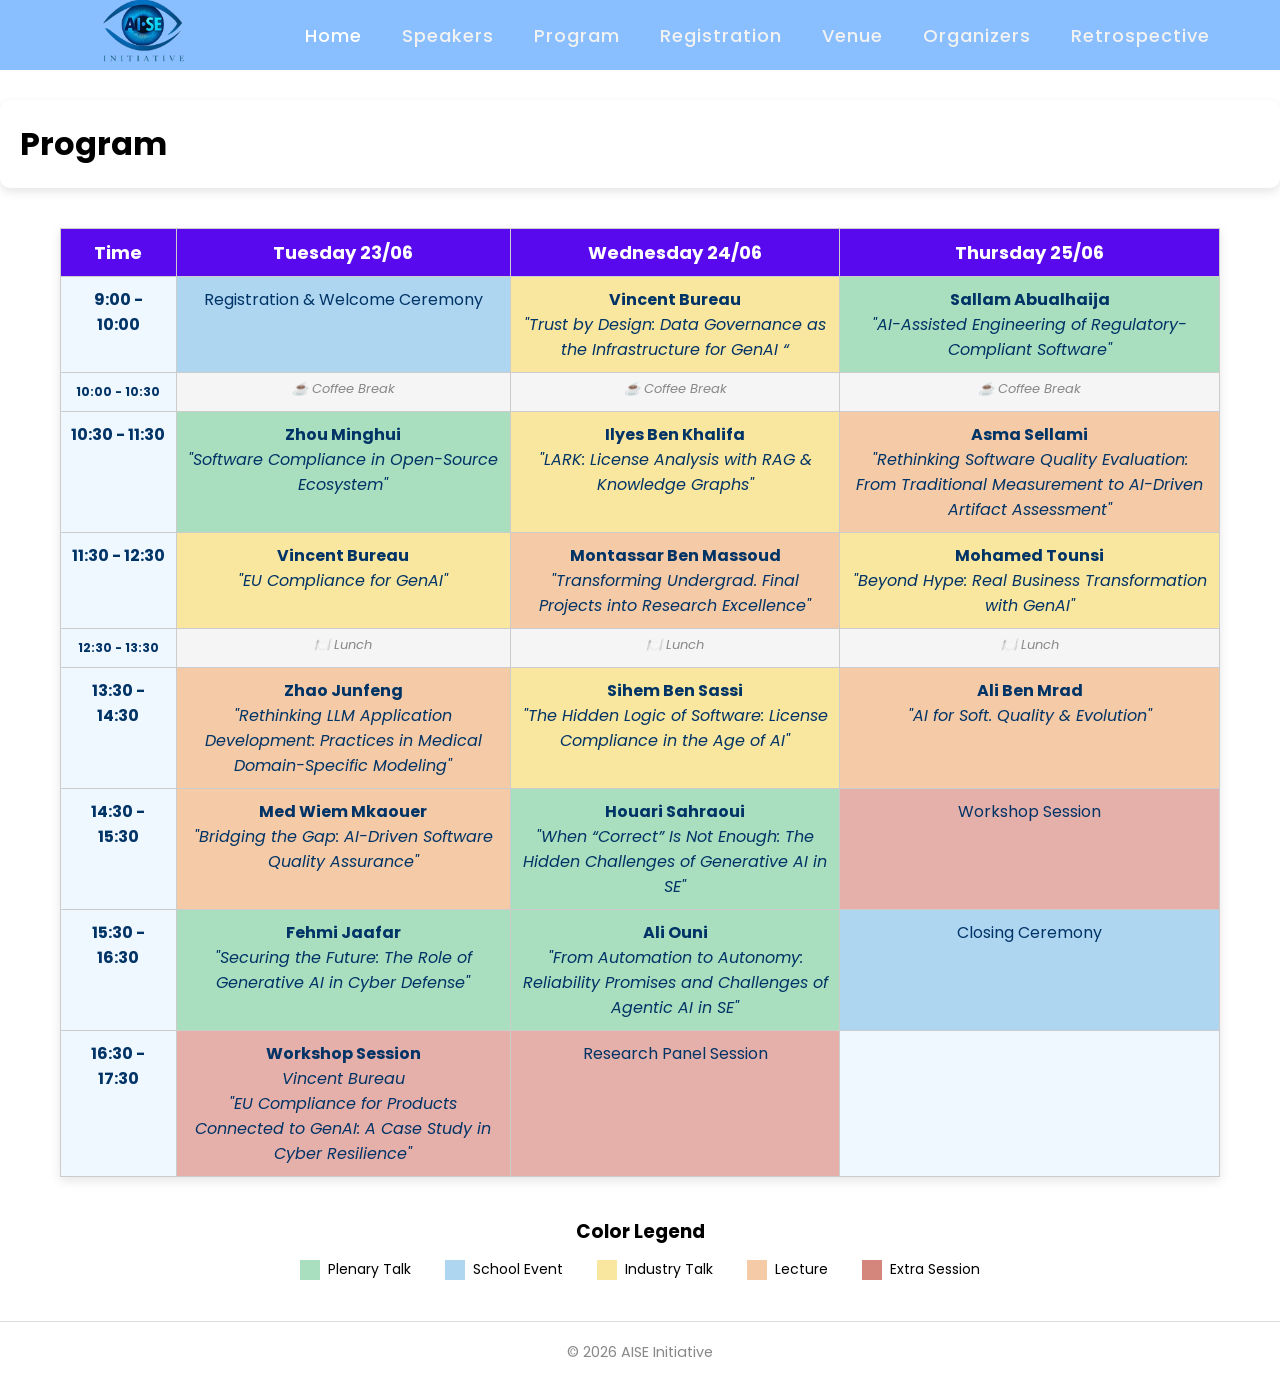
<file: Program.html>
<!DOCTYPE html>
<html lang="en" dir="ltr">
<head>
  <meta charset="utf-8" />
  <link rel="icon" href="images/AISE.png" type="image/png" />
  <title>Programme - AISE 2026</title>
  <link rel="stylesheet" href="styles.css" />
  <link rel="stylesheet" href="https://cdnjs.cloudflare.com/ajax/libs/font-awesome/5.15.3/css/all.min.css" />
  <meta name="viewport" content="width=device-width, initial-scale=1.0" />
  <style>
    .break {
      background-color: #f5f5f5;
      color: #888;
      font-style: italic;
      font-size: 13px;
      padding: 6px !important;
    }
  </style>
</head>
<body>

  <div id="navbar-container"></div>
  <script>
    fetch("navbar.html")
      .then((response) => response.text())
      .then((data) => {
        document.getElementById("navbar-container").innerHTML = data;
      });
  </script>

  <div class="speakers-header">
    <h1>Program</h1>
  </div>

  <div style="max-width: 1200px; margin: 40px auto; padding: 0 20px;">

    <!-- Schedule Table -->
    <table class="schedule">
      <thead>
        <tr>
          <th style="width: 10%;">Time</th>
          <th>Tuesday 23/06</th>
          <th>Wednesday 24/06</th>
          <th>Thursday 25/06</th>
        </tr>
      </thead>
      <tbody>

        <!-- 9:00 - 10:00 -->
        <tr>
          <td><strong>9:00 - 10:00</strong></td>
          <td class="school">Registration &amp; Welcome Ceremony</td>
          <td class="industry">
            <strong>Vincent Bureau</strong><br />
            <em>"Trust by Design: Data Governance as the Infrastructure for GenAI “</em>
          </td>
          <td class="plenary">
            <strong>Sallam Abualhaija</strong><br />
            <em>"AI-Assisted Engineering of Regulatory-Compliant Software"</em>
          </td>
        </tr>

        <!-- 10:00 - 10:30 -->
        <tr style="height: 30px;">
          <td style="font-size: 12px;"><strong>10:00 - 10:30</strong></td>
          <td class="break">☕ Coffee Break</td>
          <td class="break">☕ Coffee Break</td>
          <td class="break">☕ Coffee Break</td>
        </tr>

        <!-- 10:30 - 11:30 -->
        <tr>
          <td><strong>10:30 - 11:30</strong></td>
          <td class="plenary">
            <strong>Zhou Minghui</strong><br />
            <em>"Software Compliance in Open-Source Ecosystem"</em>
          </td>
          <td class="industry">
            <strong>Ilyes Ben Khalifa</strong><br />
            <em>"LARK: License Analysis with RAG & Knowledge Graphs"</em>
          </td>
          <td class="lecture">
            <strong>Asma Sellami</strong><br />
            <em>"Rethinking Software Quality Evaluation: From Traditional Measurement to AI-Driven Artifact Assessment"</em>
          </td>
        </tr>

        <!-- 11:30 - 12:30 -->
        <tr>
          <td><strong>11:30 - 12:30</strong></td>
          <td class="industry">
            <strong>Vincent Bureau</strong><br />
                        <em>"EU Compliance for GenAI"</em>
          </td>
          <td class="lecture">
            <strong>Montassar Ben Massoud</strong><br />
            <em>"Transforming Undergrad. Final Projects into Research Excellence"</em>
          </td>
          <td class="industry">
            <strong>Mohamed Tounsi</strong><br />
            <em>"Beyond Hype: Real Business Transformation with GenAI"</em>
          </td>
        </tr>

        <!-- 12:30 - 13:30 -->
        <tr style="height: 30px;">
          <td style="font-size: 12px;"><strong>12:30 - 13:30</strong></td>
          <td class="break">🍽️ Lunch</td>
          <td class="break">🍽️ Lunch</td>
          <td class="break">🍽️ Lunch</td>
        </tr>

        <!-- 13:30 - 14:30 -->
        <tr>
          <td><strong>13:30 - 14:30</strong></td>
          <td class="lecture">
            <strong>Zhao Junfeng</strong><br />
            <em>"Rethinking LLM Application Development: Practices in Medical Domain-Specific Modeling"</em>
          </td>
          <td class="industry">
            <strong>Sihem Ben Sassi</strong><br />
            <em>"The Hidden Logic of Software: License Compliance in the Age of AI"</em>
          </td>
          <td class="lecture">
            <strong>Ali Ben Mrad</strong><br />
            <em>"AI for Soft. Quality &amp; Evolution"</em>
          </td>
        </tr>

        <!-- 14:30 - 15:30 -->
        <tr>
          <td><strong>14:30 - 15:30</strong></td>
          <td class="lecture">
            <strong>Med Wiem Mkaouer</strong><br />
            <em>"Bridging the Gap: AI-Driven Software Quality Assurance"</em>
          </td>
          <td class="plenary">
            <strong>Houari Sahraoui</strong><br />
            <em>"When “Correct” Is Not Enough: The Hidden Challenges of Generative AI in SE"</em>
          </td>
          <td class="extra">Workshop Session</td>
        </tr>

        <!-- 15:30 - 16:30 -->
        <tr>
          <td><strong>15:30 - 16:30</strong></td>
          <td class="plenary">
            <strong>Fehmi Jaafar</strong><br />
            <em>"Securing the Future: The Role of Generative AI in Cyber Defense"</em>
          </td>
          
          <td class="plenary">
            <strong>Ali Ouni</strong><br />
            <em>"From Automation to Autonomy: Reliability Promises and Challenges of Agentic AI in SE"</em>
          </td>
          <td class="school">Closing Ceremony</td>
        </tr>

        <!-- 16:30 - 17:30 -->
        <tr>
          <td><strong>16:30 - 17:30</strong></td>
          <td class="extra"><strong>Workshop Session</strong> <br />
            <em>Vincent Bureau</em><br />
            <em>"EU Compliance for Products Connected to GenAI: A Case Study in Cyber Resilience"</em>
          </td>
          <td class="extra">Research Panel Session</td>
          <td></td>
        </tr>

      </tbody>
    </table>

    <!-- Legend BELOW the table -->
    <div class="legend-horizontal" style="margin-top: 30px;">
      <h3>Color Legend</h3>
      <span class="legend-item"><span class="legend-box plenary"></span>Plenary Talk</span>
      <span class="legend-item"><span class="legend-box school"></span>School Event</span>
      <span class="legend-item"><span class="legend-box industry"></span>Industry Talk</span>
      <span class="legend-item"><span class="legend-box lecture"></span>Lecture</span>
      <span class="legend-item"><span class="legend-box extra"></span>Extra Session</span>
    </div>

  </div>

  <footer>
    &copy; 2026 AISE Initiative
  </footer>

</body>
</html>
</file>
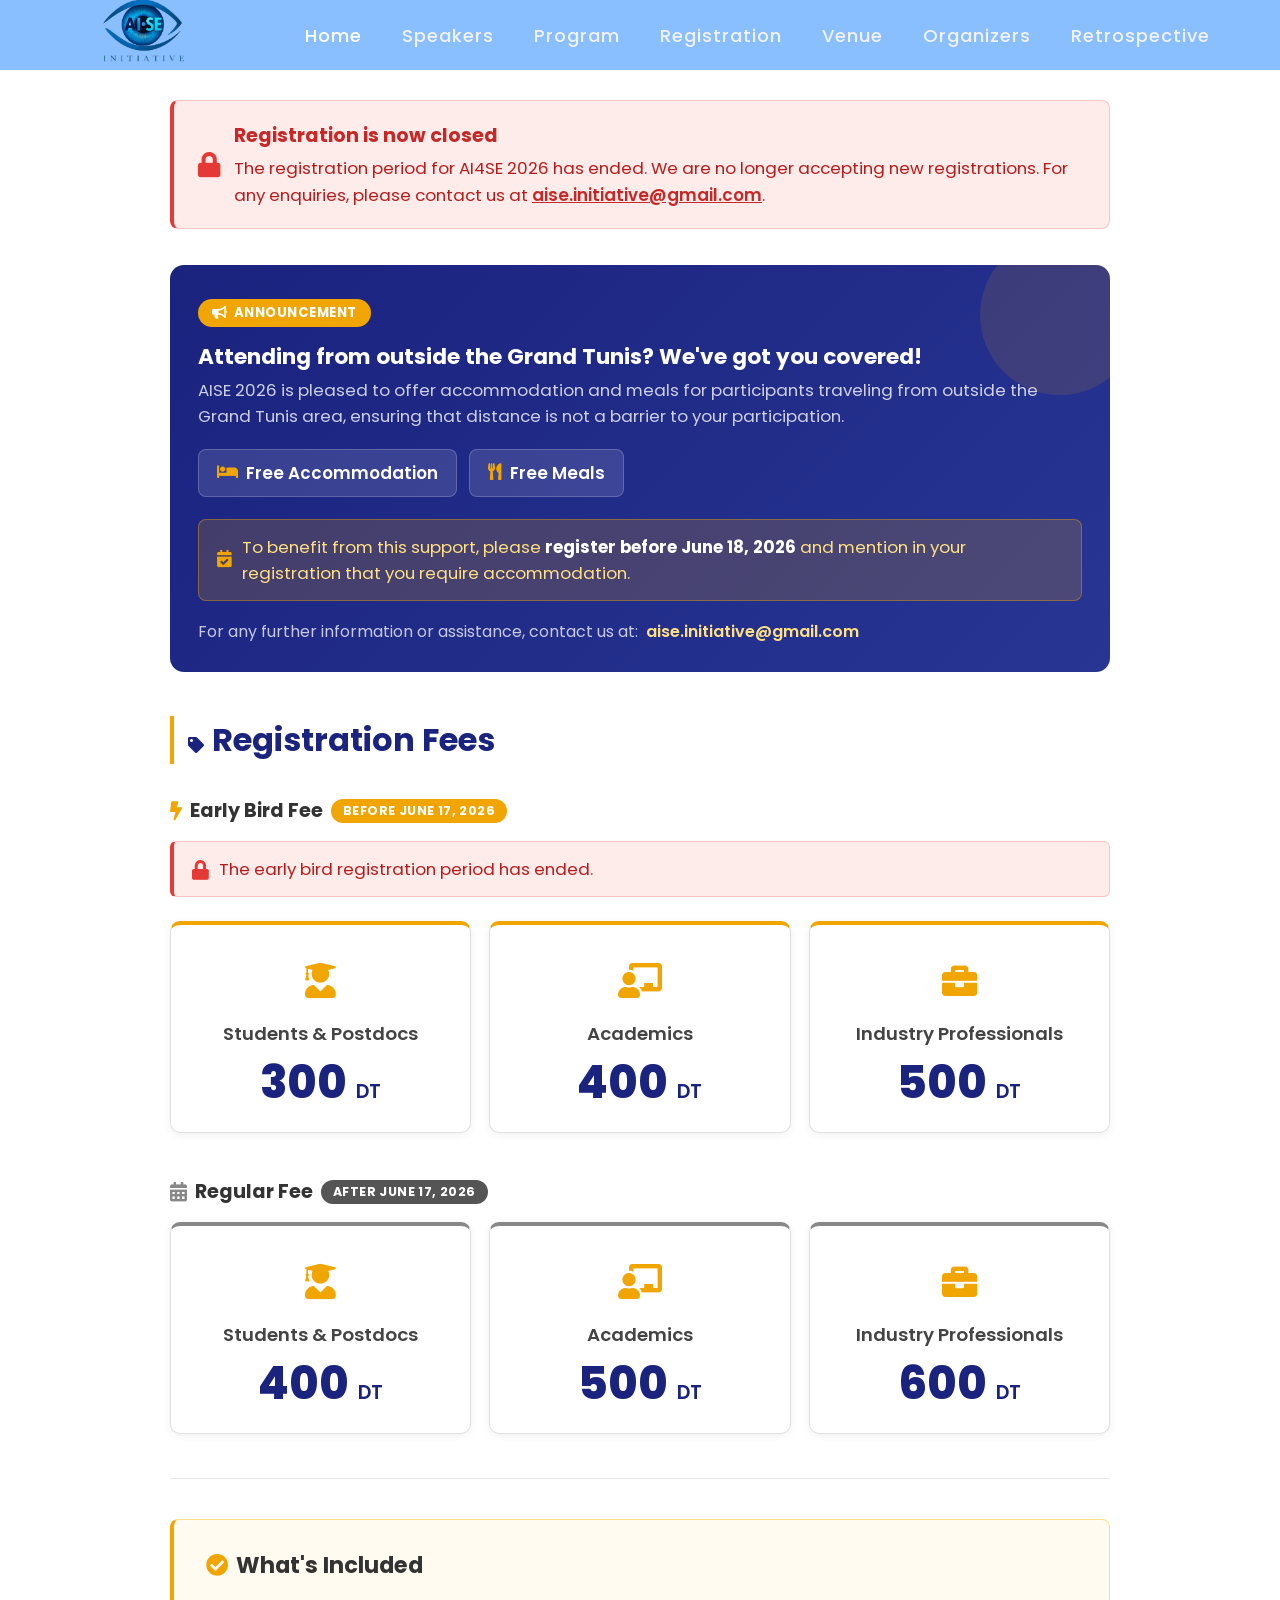
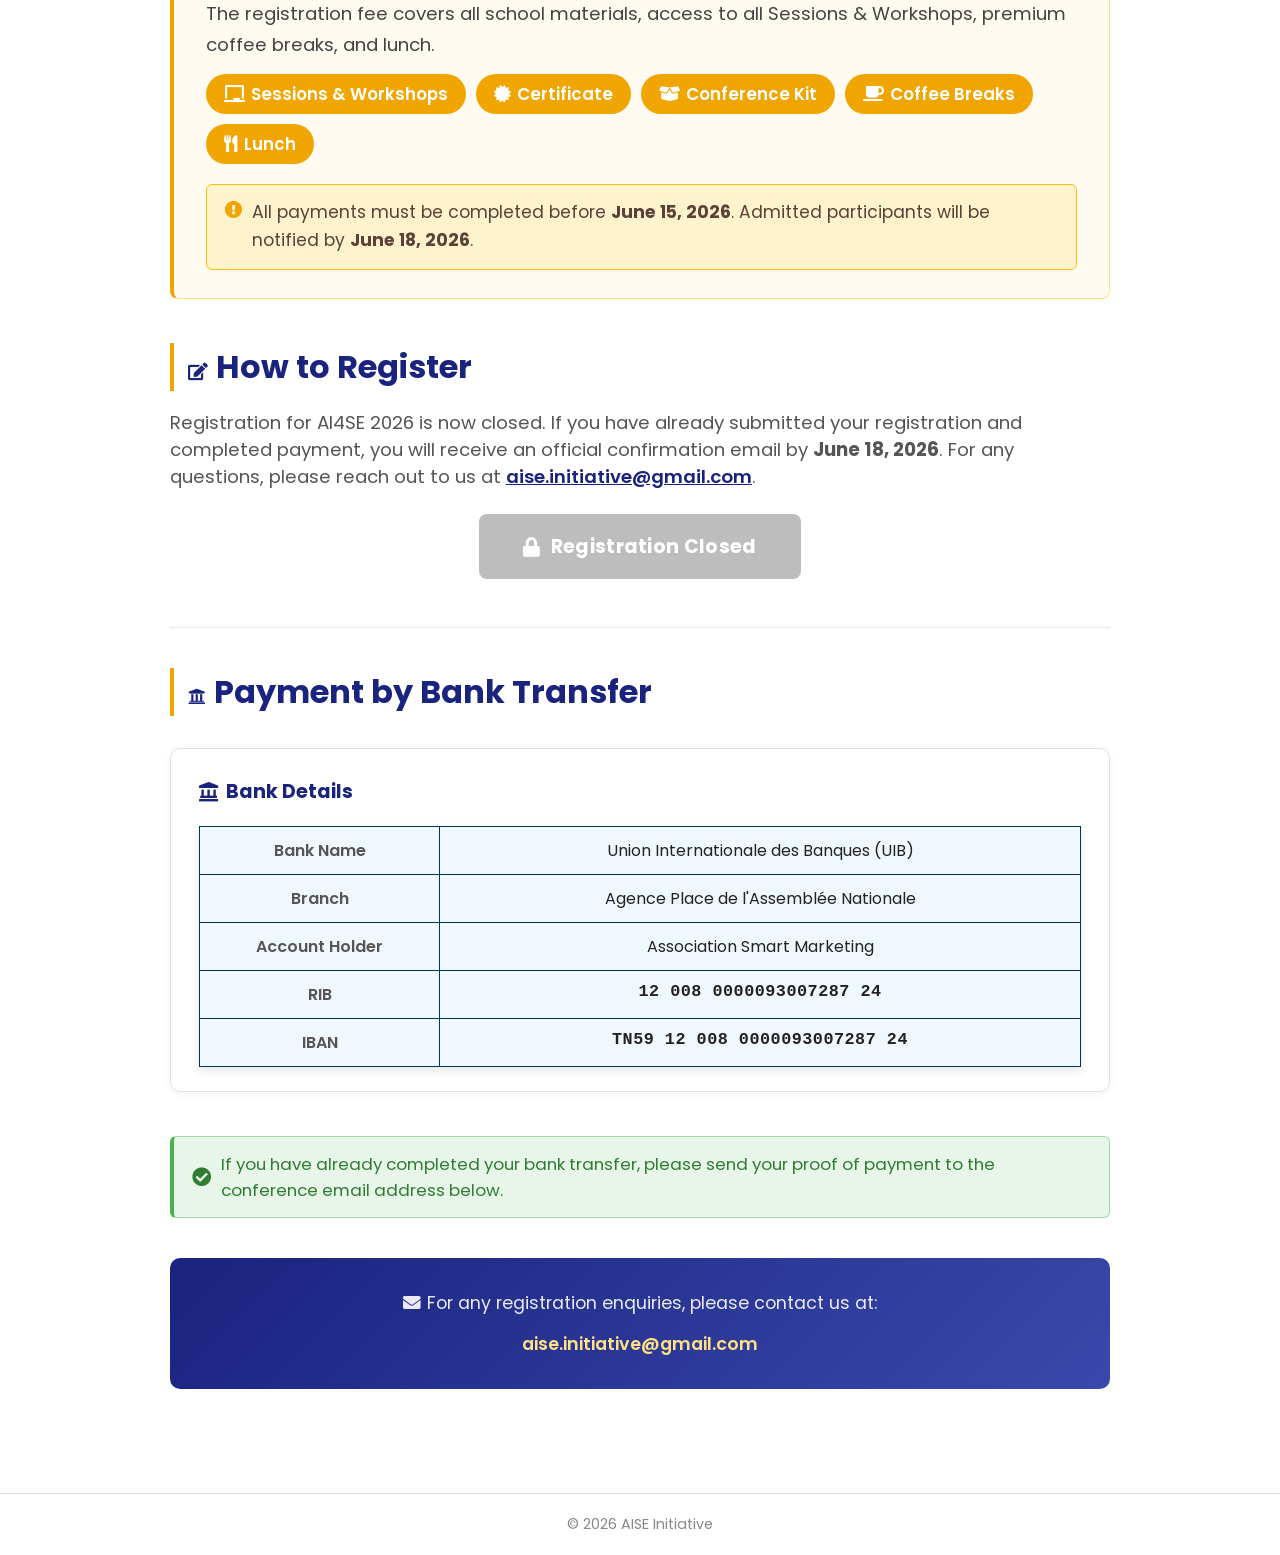
<file: Registration.html>
<!DOCTYPE html>
<html lang="en" dir="ltr">
<head>
  <meta charset="utf-8" />
  <title>Registration Closed – AI4SE 2026</title>
  <link rel="icon" href="images/AISE.png" type="image/png" />
  <link rel="stylesheet" href="styles.css" />
  <link rel="stylesheet" href="https://cdnjs.cloudflare.com/ajax/libs/font-awesome/5.15.3/css/all.min.css" />
  <meta name="viewport" content="width=device-width, initial-scale=1.0" />
  <style>
    /* ── Section wrapper ── */
    .reg-section {
      max-width: 980px;
      margin: 0 auto;
      padding: 100px 20px 64px;
      font-size: 1.15rem;
    }
    .reg-section h2 {
      font-size: 2rem;
      color: #1a237e;
      border-left: 4px solid #f0a500;
      padding-left: 14px;
      margin: 0 0 32px;
    }

    /* ── Fee tables ── */
    .fee-block {
      margin-bottom: 44px;
    }
    .fee-block h3 {
      font-size: 1.2rem;
      font-weight: 700;
      color: #333;
      margin: 0 0 16px;
      display: flex;
      align-items: center;
      gap: 8px;
    }
    .fee-block h3 .badge {
      background: #f0a500;
      color: #fff;
      font-size: .78rem;
      font-weight: 700;
      padding: 3px 12px;
      border-radius: 20px;
      letter-spacing: .4px;
      text-transform: uppercase;
    }
    .fee-block h3 .badge.regular {
      background: #555;
    }

    .fee-cards {
      display: grid;
      grid-template-columns: repeat(auto-fit, minmax(220px, 1fr));
      gap: 18px;
    }
    .fee-card {
      border: 1px solid #e0e0e0;
      border-radius: 10px;
      padding: 30px 22px 26px;
      text-align: center;
      background: #fff;
      box-shadow: 0 2px 8px rgba(0,0,0,.06);
      transition: transform .18s, box-shadow .18s;
    }
    .fee-card:hover {
      transform: translateY(-3px);
      box-shadow: 0 6px 18px rgba(0,0,0,.11);
    }
    .fee-card .category-icon {
      font-size: 2.2rem;
      margin-bottom: 12px;
      color: #f0a500;
    }
    .fee-card .category {
      font-size: 1.15rem;
      font-weight: 600;
      color: #444;
      margin-bottom: 14px;
    }
    .fee-card .amount {
      font-size: 2.8rem;
      font-weight: 800;
      color: #1a237e;
      line-height: 1;
    }
    .fee-card .amount span {
      font-size: 1.2rem;
      font-weight: 600;
      color: #1a237e;
    }
    .fee-card.early { border-top: 4px solid #f0a500; }
    .fee-card.early .amount { color: #1a237e; }
    .fee-card.regular-card { border-top: 4px solid #888; }

    /* ── Deadline notice ── */
    .deadline-notice {
      background: #fff8e1;
      border: 1px solid #ffe082;
      border-left: 4px solid #f0a500;
      border-radius: 6px;
      padding: 14px 18px;
      font-size: 1.05rem;
      color: #5d4037;
      margin-bottom: 24px;
      display: flex;
      align-items: center;
      gap: 10px;
    }
    .deadline-notice i { color: #f0a500; font-size: 1.2rem; }

    /* ── Terms ── */
    .terms {
      background: #fffbf0;
      border: 1px solid #ffe082;
      border-left: 4px solid #f0a500;
      border-radius: 8px;
      padding: 28px 32px;
      margin-bottom: 44px;
    }
    .terms h3 {
      font-size: 1.4rem;
      color: #333;
      margin: 0 0 16px;
      display: flex;
      align-items: center;
      gap: 8px;
    }
    .terms .included-badges {
      display: flex;
      flex-wrap: wrap;
      gap: 10px;
      margin: 14px 0 20px;
    }
    .terms .inc-badge {
      background: #f0a500;
      color: #fff;
      padding: 7px 18px;
      border-radius: 20px;
      font-size: 1.05rem;
      font-weight: 600;
      display: flex;
      align-items: center;
      gap: 6px;
    }
    .terms p {
      font-size: 1.15rem;
      color: #444;
      margin: 0 0 10px;
      line-height: 1.7;
    }
    .terms .deadline-line {
      background: #fff3cd;
      border: 1px solid #ffc107;
      border-radius: 6px;
      padding: 14px 18px;
      font-size: 1.08rem;
      color: #5d4037;
      margin-top: 14px;
      display: flex;
      align-items: flex-start;
      gap: 10px;
      line-height: 1.6;
    }
    .terms .deadline-line i { color: #f0a500; margin-top: 2px; flex-shrink: 0; }

    /* ── Bank transfer ── */
    .bank-block {
      background: #fff;
      border: 1px solid #e0e0e0;
      border-radius: 10px;
      padding: 28px 28px 24px;
      box-shadow: 0 2px 8px rgba(0,0,0,.05);
      margin-bottom: 44px;
    }
    .bank-block h3 {
      font-size: 1.2rem;
      color: #1a237e;
      margin: 0 0 18px;
      display: flex;
      align-items: center;
      gap: 8px;
    }
    .bank-table {
      width: 100%;
      border-collapse: collapse;
      font-size: 1.12rem;
    }
    .bank-table tr {
      border-bottom: 1px solid #f0f0f0;
    }
    .bank-table tr:last-child { border-bottom: none; }
    .bank-table td {
      padding: 11px 8px;
      vertical-align: top;
    }
    .bank-table td:first-child {
      font-weight: 600;
      color: #555;
      width: 240px;
      white-space: nowrap;
    }
    .bank-table td:last-child {
      color: #222;
    }
    .bank-table .rib-value {
      font-family: 'Courier New', monospace;
      font-size: 1.05rem;
      color: #1a237e;
      font-weight: 700;
      letter-spacing: .5px;
    }

    /* ── Contact box ── */
    .contact-box {
      background: linear-gradient(135deg, #1a237e, #3949ab);
      color: #fff;
      border-radius: 10px;
      padding: 32px 28px;
      text-align: center;
    }
    .contact-box p {
      margin: 0 0 14px;
      font-size: 1.1rem;
      opacity: .9;
    }
    .contact-box a {
      color: #ffe082;
      font-weight: 600;
      font-size: 1.1rem;
      text-decoration: none;
    }
    .contact-box a:hover { text-decoration: underline; }

    /* ── Register button ── */
    .register-cta {
      text-align: center;
      margin: 0 0 48px;
    }
    .register-cta h2 {
      font-size: 2rem;
      color: #1a237e;
      border-left: 4px solid #f0a500;
      padding-left: 14px;
      margin: 0 0 18px;
      text-align: left;
    }
    .register-cta p {
      font-size: 1.15rem;
      color: #555;
      margin-bottom: 24px;
      text-align: left;
    }

    /* ── Divider ── */
    .reg-divider {
      border: none;
      border-top: 1px solid #e8e8e8;
      margin: 40px 0;
    }

    @media (max-width: 600px) {
      .fee-cards { grid-template-columns: 1fr; }
      .bank-table td:first-child { width: auto; white-space: normal; }
    }
  </style>
</head>
<body>

  <!-- Navbar (loaded from shared file) -->
  <div id="navbar-container"></div>
  <script>
    fetch("navbar.html")
      .then(r => r.text())
      .then(d => { document.getElementById("navbar-container").innerHTML = d; });
  </script>

  <div class="reg-section">

    <!-- ── Registration Closed Banner ── -->
    <div style="
      background: #fdecea;
      border: 1px solid #f5c6c3;
      border-left: 4px solid #e53935;
      border-radius: 8px;
      padding: 20px 24px;
      margin-bottom: 36px;
      display: flex;
      align-items: center;
      gap: 14px;
    ">
      <i class="fas fa-lock" style="color:#e53935; font-size:1.6rem; flex-shrink:0;"></i>
      <div>
        <strong style="font-size:1.2rem; color:#c62828; display:block; margin-bottom:4px;">Registration is now closed</strong>
        <span style="font-size:1.05rem; color:#b71c1c;">
          The registration period for AI4SE 2026 has ended. We are no longer accepting new registrations.
          For any enquiries, please contact us at
          <a href="mailto:aise.initiative@gmail.com" style="color:#c62828; font-weight:600;">aise.initiative@gmail.com</a>.
        </span>
      </div>
    </div>

    <!-- ── Accommodation Announcement ── -->
    <div style="
      background: linear-gradient(135deg, #1a237e 0%, #283593 100%);
      border-radius: 14px;
      padding: 32px 28px 28px;
      margin-bottom: 44px;
      color: #fff;
      position: relative;
      overflow: hidden;
    ">
      <div style="
        position: absolute; top: -30px; right: -30px;
        width: 160px; height: 160px;
        background: rgba(240,165,0,0.12);
        border-radius: 50%;
      "></div>

      <!-- Tag -->
      <div style="
        display: inline-flex; align-items: center; gap: 6px;
        background: #f0a500; color: #fff;
        font-size: .82rem; font-weight: 700;
        padding: 4px 14px; border-radius: 20px;
        letter-spacing: .5px; text-transform: uppercase;
        margin-bottom: 16px;
      ">
        <i class="fas fa-bullhorn"></i> Announcement
      </div>

      <!-- Heading -->
      <h3 style="font-size: 1.35rem; font-weight: 700; color: #fff; margin: 0 0 6px; line-height: 1.3;">
        Attending from outside the Grand Tunis? We've got you covered!
      </h3>
      <p style="font-size: 1.05rem; color: rgba(255,255,255,0.78); margin: 0 0 20px;">
        AISE 2026 is pleased to offer accommodation and meals for participants traveling from outside the Grand Tunis area,
        ensuring that distance is not a barrier to your participation.
      </p>

      <!-- Perks -->
      <div style="display: flex; flex-wrap: wrap; gap: 12px; margin-bottom: 22px;">
        <div style="
          display: flex; align-items: center; gap: 8px;
          background: rgba(255,255,255,0.12);
          border: 1px solid rgba(255,255,255,0.2);
          border-radius: 8px; padding: 10px 18px;
          font-size: 1.05rem; font-weight: 600; color: #fff;
        ">
          <i class="fas fa-bed" style="color:#f0a500;"></i> Free Accommodation
        </div>
        <div style="
          display: flex; align-items: center; gap: 8px;
          background: rgba(255,255,255,0.12);
          border: 1px solid rgba(255,255,255,0.2);
          border-radius: 8px; padding: 10px 18px;
          font-size: 1.05rem; font-weight: 600; color: #fff;
        ">
          <i class="fas fa-utensils" style="color:#f0a500;"></i> Free Meals
        </div>
      </div>

      <!-- Deadline -->
      <div style="
        background: rgba(240,165,0,0.18);
        border: 1px solid rgba(240,165,0,0.4);
        border-radius: 8px; padding: 14px 18px;
        display: flex; align-items: center; gap: 10px;
        font-size: 1.05rem; color: #ffe082;
        margin-bottom: 18px;
      ">
        <i class="fas fa-calendar-check" style="color:#f0a500; flex-shrink:0;"></i>
        <span>To benefit from this support, please <strong style="color:#fff;">register before June 18, 2026</strong> and mention in your registration that you require accommodation.</span>
      </div>

      <!-- Contact -->
      <p style="font-size: 1rem; color: rgba(255,255,255,0.75); line-height: 1.6; margin: 0;">
        For any further information or assistance, contact us at:&nbsp;
        <a href="mailto:aise.initiative@gmail.com" style="color:#ffe082; font-weight:600; text-decoration:none;">aise.initiative@gmail.com</a>
      </p>
    </div>

    <!-- ── Registration Fees ── -->
    <h2><i class="fas fa-tag" style="margin-right:8px;font-size:1rem;"></i>Registration Fees</h2>

    <!-- Early Bird -->
    <div class="fee-block">
      <h3>
        <i class="fas fa-bolt" style="color:#f0a500;"></i>
        Early Bird Fee
        <span class="badge">Before June 17, 2026</span>
      </h3>
      <div class="deadline-notice" style="background:#fdecea; border-color:#f5c6c3; border-left-color:#e53935; color:#b71c1c;">
        <i class="fas fa-lock" style="color:#e53935;"></i>
        The early bird registration period has ended.
      </div>
      <div class="fee-cards">
        <div class="fee-card early">
          <div class="category-icon"><i class="fas fa-user-graduate"></i></div>
          <div class="category">Students &amp; Postdocs</div>
          <div class="amount">300 <span>DT</span></div>
        </div>
        <div class="fee-card early">
          <div class="category-icon"><i class="fas fa-chalkboard-teacher"></i></div>
          <div class="category">Academics</div>
          <div class="amount">400 <span>DT</span></div>
        </div>
        <div class="fee-card early">
          <div class="category-icon"><i class="fas fa-briefcase"></i></div>
          <div class="category">Industry Professionals</div>
          <div class="amount">500 <span>DT</span></div>
        </div>
      </div>
    </div>

    <!-- Regular -->
    <div class="fee-block">
      <h3>
        <i class="fas fa-calendar-alt" style="color:#888;"></i>
        Regular Fee
        <span class="badge regular">After June 17, 2026</span>
      </h3>
      <div class="fee-cards">
        <div class="fee-card regular-card">
          <div class="category-icon"><i class="fas fa-user-graduate"></i></div>
          <div class="category">Students &amp; Postdocs</div>
          <div class="amount">400 <span>DT</span></div>
        </div>
        <div class="fee-card regular-card">
          <div class="category-icon"><i class="fas fa-chalkboard-teacher"></i></div>
          <div class="category">Academics</div>
          <div class="amount">500 <span>DT</span></div>
        </div>
        <div class="fee-card regular-card">
          <div class="category-icon"><i class="fas fa-briefcase"></i></div>
          <div class="category">Industry Professionals</div>
          <div class="amount">600 <span>DT</span></div>
        </div>
      </div>
    </div>

    <hr class="reg-divider">

    <!-- ── What's Included ── -->
    <div class="terms">
      <h3><i class="fas fa-check-circle" style="color:#f0a500;"></i>What's Included</h3>
      <p>The registration fee covers all school materials, access to all Sessions & Workshops, premium coffee breaks, and lunch.</p>
      <div class="included-badges">
        <span class="inc-badge"><i class="fas fa-chalkboard"></i> Sessions & Workshops</span>
        <span class="inc-badge"><i class="fas fa-certificate"></i> Certificate</span>
        <span class="inc-badge"><i class="fas fa-box-open"></i> Conference Kit</span>
        <span class="inc-badge"><i class="fas fa-coffee"></i> Coffee Breaks</span>
        <span class="inc-badge"><i class="fas fa-utensils"></i> Lunch</span>
      </div>
      <div class="deadline-line">
        <i class="fas fa-exclamation-circle"></i>
        <span>
          All payments must be completed before <strong>June 15, 2026</strong>.
          Admitted participants will be notified by <strong>June 18, 2026</strong>.
        </span>
      </div>
    </div>

    <!-- ── Register Now CTA ── -->
    <div class="register-cta">
      <h2><i class="fas fa-edit" style="margin-right:8px;font-size:1.1rem;"></i>How to Register</h2>
      <p>
        Registration for AI4SE 2026 is now closed. If you have already submitted your registration and completed payment,
        you will receive an official confirmation email by <strong>June 18, 2026</strong>.
        For any questions, please reach out to us at
        <a href="mailto:aise.initiative@gmail.com" style="color:#1a237e; font-weight:600;">aise.initiative@gmail.com</a>.
      </p>
      <div style="
        display: inline-flex;
        align-items: center;
        gap: 10px;
        background: #bdbdbd;
        color: #fff;
        font-size: 1.2rem;
        font-weight: 700;
        padding: 18px 44px;
        border-radius: 8px;
        cursor: not-allowed;
        letter-spacing: .3px;
      ">
        <i class="fas fa-lock"></i> Registration Closed
      </div>
    </div>

    <hr class="reg-divider">
    <h2><i class="fas fa-university" style="margin-right:8px;font-size:1.1rem;"></i>Payment by Bank Transfer</h2>
    <div class="bank-block">
      <h3><i class="fas fa-landmark"></i>Bank Details</h3>
      <table class="bank-table">
        <tr>
          <td>Bank Name</td>
          <td>Union Internationale des Banques (UIB)</td>
        </tr>
        <tr>
          <td>Branch</td>
          <td>Agence Place de l'Assemblée Nationale</td>
        </tr>
        <tr>
          <td>Account Holder</td>
          <td>Association Smart Marketing</td>
        </tr>
        <tr>
          <td>RIB</td>
          <td class="rib-value">12 008 0000093007287 24</td>
        </tr>
        <tr>
          <td>IBAN</td>
          <td class="rib-value">TN59 12 008 0000093007287 24</td>
        </tr>
      </table>
    </div>

    <div style="background:#e8f5e9;border:1px solid #a5d6a7;border-left:4px solid #4caf50;border-radius:6px;padding:14px 18px;font-size:1.05rem;color:#2e7d32;margin-bottom:40px;display:flex;align-items:center;gap:10px;">
      <i class="fas fa-check-circle" style="font-size:1.2rem;"></i>
      If you have already completed your bank transfer, please send your proof of payment to the conference email address below.
    </div>

    <!-- ── Contact ── -->
    <div class="contact-box">
      <p><i class="fas fa-envelope" style="margin-right:6px;"></i>For any registration enquiries, please contact us at:</p>
      <a href="mailto:aise.initiative@gmail.com">aise.initiative@gmail.com</a>
    </div>

  </div>

  <footer>
    &copy; 2026 AISE Initiative
  </footer>

</body>
</html>
</file>
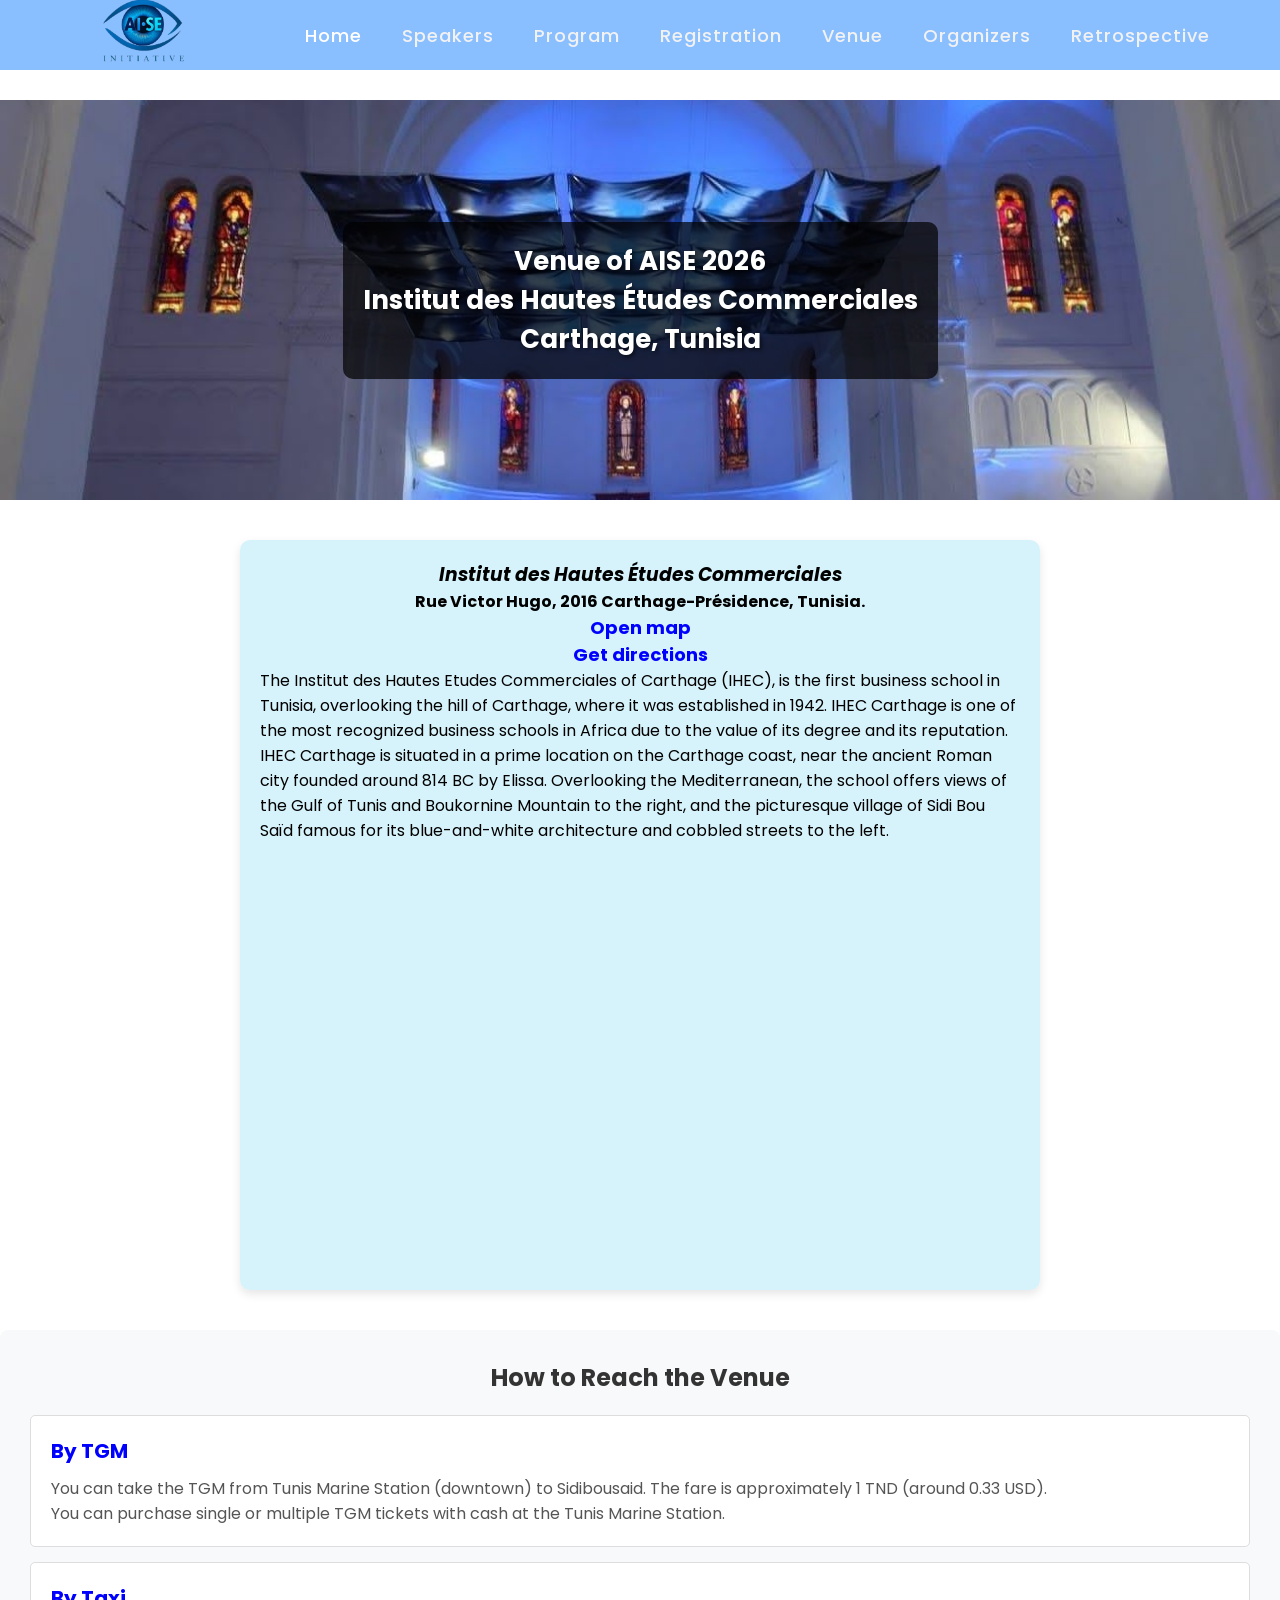
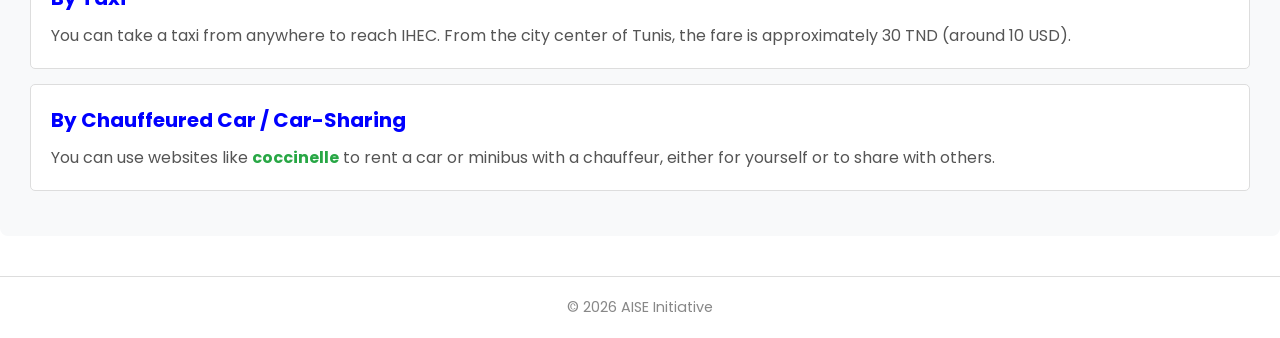
<file: Venue.html>
<!DOCTYPE html>
<!-- JV Source Codes | JVCodes.Com -->
<html lang="en" dir="ltr">
  <link rel="icon" href="images/AISE.png" type="image/png" />
  <head>
    <!-- Character encoding declaration for UTF-8 -->
    <meta charset="utf-8" />

    <!-- Page title -->
    <title>AISE</title>

    <!-- Link to external CSS file -->
    <link rel="stylesheet" href="styles.css" />

    <!-- Font Awesome library for icons -->
    <link
      rel="stylesheet"
      href="https://cdnjs.cloudflare.com/ajax/libs/font-awesome/5.15.3/css/all.min.css"
    />

    <!-- Ensures proper scaling on mobile devices -->
    <meta name="viewport" content="width=device-width, initial-scale=1.0" />
  </head>

  <body>
    <!-- Navigation bar starts here -->
    <div id="navbar-container"></div>

    <script>
      fetch("navbar.html")
        .then((response) => response.text())
        .then((data) => {
          document.getElementById("navbar-container").innerHTML = data;
        });
    </script>
    <!-- End of navigation bar -->

    <!-- Main content section -->
    <section class="venue-section">
      <!-- Venue Header with Background Image -->
<div class="main_div" style="background-image: url('images/ihec_venue.jpg');">
  <p id="title_p">
    <strong>Venue of AISE 2026</strong><br />
    Institut des Hautes Études Commerciales<br />
    Carthage, Tunisia
  </p>
</div>

      <!-- Venue Details Section -->
      <div class="venue-details">
        <div class="venue-info">
          <h3><em>Institut des Hautes Études Commerciales</em></h3>
          <p>
            <strong>Rue Victor Hugo, 2016 Carthage-Présidence, Tunisia.</strong>
          </p>
          <p>
            <a href="https://maps.google.com" target="_blank" class="map-link"
              >Open map</a
            >
            <br />
            <a href="#directions" class="map-link">Get directions</a>
          </p>
          <p id="venue-description">
            The Institut des Hautes Etudes Commerciales of Carthage (IHEC), is
            the first business school in Tunisia, overlooking the hill of
            Carthage, where it was established in 1942. IHEC Carthage is one of
            the most recognized business schools in Africa due to the value of
            its degree and its reputation. <br />
            IHEC Carthage is situated in a prime location on the Carthage coast,
            near the ancient Roman city founded around 814 BC by Elissa.
            Overlooking the Mediterranean, the school offers views of the Gulf
            of Tunis and Boukornine Mountain to the right, and the picturesque
            village of Sidi Bou Saïd famous for its blue-and-white architecture
            and cobbled streets to the left.
          </p>
          <!-- Embedded Google Map -->
          <div class="venue-map">
            <iframe
              src="https://www.google.com/maps/embed?pb=!1m18!1m12!1m3!1d3190.036674772979!2d10.3356574!3d36.8624102!2m3!1f0!2f0!3f0!3m2!1i1024!2i768!4f13.1!3m3!1m2!1s0x12e2b5d7c64798d5%3A0xb26905422a3f9e!2sIHEC%20Carthage!5e0!3m2!1sen!2stn!4v1715529153167!5m2!1sen!2stn"
              width="100%"
              height="400"
              style="border: 0"
              allowfullscreen=""
              loading="lazy"
            >
            </iframe>
          </div>
        </div>
      </div>
    </section>

    <section id="directions" class="directions">
      <h2>How to Reach the Venue</h2>

      <div class="transport-method">
        <h3>By TGM</h3>
        <p>
          You can take the TGM from Tunis Marine Station (downtown) to
          Sidibousaid. The fare is approximately 1 TND (around 0.33 USD).
        </p>
        <p>
          You can purchase single or multiple TGM tickets with cash at the Tunis
          Marine Station.
        </p>
      </div>

      <div class="transport-method">
        <h3>By Taxi</h3>
        <p>
          You can take a taxi from anywhere to reach IHEC. From the city center
          of Tunis, the fare is approximately 30 TND (around 10 USD).
        </p>
      </div>
      <div class="transport-method">
        <h3>By Chauffeured Car / Car-Sharing</h3>
        <p>
          You can use websites like
          <a href="https://coccinelle.tn/" target="_blank">coccinelle</a> to
          rent a car or minibus with a chauffeur, either for yourself or to
          share with others.
        </p>
      </div>
    </section>
    <footer>
    &copy; 2026 AISE Initiative
  </footer>
  </body>
</html>
</file>
<file: styles.css>
/* Importing Google Fonts */
@import url("https://fonts.googleapis.com/css?family=Poppins:400,500,600,700&display=swap");

/* Global reset: Remove default margin, padding, and set box-sizing */
* {
  margin: 0;
  padding: 0;
  box-sizing: border-box;
  font-family: "Poppins", sans-serif;
}

/* Styling the navigation bar */
nav {
  display: flex;
  height: 70px;
  width: 100%;
  background-color: #0073ff75;
  align-items: center;
  justify-content: space-between;
  padding: 0 50px 0 100px;
  flex-wrap: wrap;
  position: fixed;
  top: 0;
  left: 0;
  z-index: 999;
}

/**************** main DIV *****************************/
.main_div {
  position: relative;
  width: 100%;
  height: 400px;
  background-image: url("images/SidiBousaid.jpg");
  margin-top: 100px;
  background-size: cover;
  background-position: center;
  display: flex;
  justify-content: center;
  align-items: center;
}

#title_p {
  font-size: 26px;
  font-weight: bold;
  text-align: center;
  color: white;
  background: rgba(0, 0, 0, 0.7);
  padding: 20px;
  border-radius: 10px;
  text-shadow: 2px 2px 4px rgba(0, 0, 0, 0.6);
  max-width: 80%;
}

.Description {
  text-align: left;
}

/* Logo inside the navigation */
nav .logo {
  display: flex;
  align-items: flex-start;
  text-decoration: none;
  color: #fff;
  font-size: 28px;
  font-weight: 600;
}

nav .logo-img {
  height: 100px;
  margin-right: 10px;
  margin-top: -10px;
}

/* Navigation menu (unordered list) */
nav ul {
  display: flex;
  flex-wrap: wrap;
  list-style: none;
}

/* Each list item in the navigation */
nav ul li {
  margin: 0 5px;
}

/* Links inside the navigation items */
nav ul li a {
  color: #f2f2f2;
  text-decoration: none;
  font-size: 18px;
  font-weight: 500;
  padding: 8px 15px;
  border-radius: 5px;
  letter-spacing: 1px;
  transition: all 0.3s ease;
}

/* Active and hover states for the links */
nav ul li a.active {
  color: #fff;
}
nav ul li a:hover {
  color: #111;
}

/* Menu button for mobile view (hidden by default) */
nav .menu-btn i {
  color: #fff;
  font-size: 22px;
  cursor: pointer;
  display: none;
}

/* Hides the checkbox input */
input[type="checkbox"] {
  display: none;
}

/* Media query for screens with max width of 1000px */
@media (max-width: 1000px) {
  nav {
    padding: 0 40px 0 50px;
  }
}

/* Media query for screens with max width of 920px (Mobile view) */
@media (max-width: 920px) {
  nav .menu-btn i {
    display: block;
  }

  #click:checked ~ .menu-btn i:before {
    content: "\f00d";
  }

  nav ul {
    position: fixed;
    top: 80px;
    left: -100%;
    background: #111;
    height: 100vh;
    width: 100%;
    text-align: center;
    display: block;
    transition: all 0.3s ease;
    z-index: 998;
  }

  #click:checked ~ ul {
    left: 0;
  }

  nav ul li {
    width: 100%;
    margin: 40px 0;
  }

  nav ul li a {
    width: 100%;
    margin-left: -100%;
    display: block;
    font-size: 20px;
    transition: 0.4s cubic-bezier(0.68, -0.55, 0.265, 1.55);
  }

  #click:checked ~ ul li a {
    margin-left: 0;
  }

  nav ul li a.active,
  nav ul li a:hover {
    background: none;
    color: rgb(231, 247, 10);
  }

  .main_div {
    margin-top: 80px;
    height: 300px;
  }

  #title_p {
    font-size: 18px;
  }
}

/* Styling for the content below the navigation bar */
.content {
  position: relative;
  z-index: 1;
  width: 100%;
  padding: 0 30px;
  color: #1b1b1b;
  text-align: center;
}

/* Styling for the content divs */
.content div {
  font-size: 40px;
  font-weight: 700;
}

/* Venue styling */
.venue-header {
  display: none;
}

.venue-header::before {
  content: "";
  position: absolute;
  top: 0;
  left: 0;
  width: 100%;
  height: 100%;
  background: rgba(0, 0, 0, 0.5);
  z-index: 1;
}

.venue-header h2,
.venue-header p {
  position: relative;
  z-index: 2;
}

.venue-details {
  display: flex;
  flex-direction: column;
  align-items: center;
  width: 100%;
  max-width: 1200px;
  margin: 0 auto;
  padding: 40px 20px;
}

.venue-info {
  background: rgba(210, 241, 250, 0.9);
  color: black;
  padding: 20px;
  width: 100%;
  max-width: 800px;
  border-radius: 10px;
  box-shadow: 0 4px 10px rgba(0, 0, 0, 0.1);
  text-align: center;
}

.venue-map {
  width: 100%;
  max-width: 1200px;
  margin-top: 20px;
}

.map-link {
  color: blue;
  font-weight: bold;
  font-size: large;
  text-decoration: none;
}

.map-link:hover {
  text-decoration: underline;
}

#venue-description {
  text-align: left;
}

.directions {
  background-color: #f8f9fa;
  padding: 30px;
  border-radius: 8px;
  font-family: Arial, sans-serif;
}

.directions h2 {
  text-align: center;
  font-size: 24px;
  color: #333;
  margin-bottom: 20px;
}

.transport-method {
  border: 1px solid #ddd;
  border-radius: 5px;
  padding: 20px;
  margin-bottom: 15px;
  background-color: #ffffff;
}

.transport-method h3 {
  font-size: 20px;
  color: blue;
  margin-bottom: 10px;
}

.transport-method p {
  font-size: 16px;
  color: #555;
}

.transport-method a {
  color: #28a745;
  text-decoration: none;
  font-weight: bold;
}

.transport-method a:hover {
  text-decoration: underline;
}

/* Program styling */
table {
  width: 100%;
  border-collapse: collapse;
  margin-top: 20px;
  box-shadow: 0px 4px 10px rgba(0, 0, 0, 0.1);
}

th,
td {
  border: 1px solid #003366;
  padding: 15px;
  text-align: center;
}

th {
  background-color: #003366;
  color: white;
  font-size: 18px;
}

td {
  background-color: #f0f8ff;
  font-size: 16px;
  color: #003366;
}

.session {
  background-color: #87cefa;
  font-weight: bold;
}

.break {
  background-color: #f5f5f5;
  color: #888;
  font-style: italic;
}

/* Organizers styling */
.organizers-header {
  color: rgb(0, 0, 0);
  padding: 20px;
  margin-top: 100px;
  border-radius: 10px;
  box-shadow: 0px 4px 10px rgba(0, 0, 0, 0.1);
}

.organizers {
  display: flex;
  flex-wrap: wrap;
  justify-content: center;
  gap: 20px;
  margin-top: 30px;
}

.organizer-card img {
  width: 100%;
  border-radius: 8px;
}

.organizer-card {
  background-color: #ffffff;
  border: 2px solid #003366;
  border-radius: 8px;
  width: 250px;
  padding: 15px;
  box-shadow: 0px 4px 8px rgba(0, 0, 0, 0.2);
  text-align: center;
  transition: background-color 0.3s ease-in-out, transform 0.2s ease-in-out;
}

.organizer-card:hover {
  background-color: #003366;
  color: white;
  transform: scale(1.05);
}

.organizer-card:hover h2,
.organizer-card:hover p,
.organizer-card:hover a {
  color: white;
}

/* Speakers styling */
.speakers-header {
  color: rgb(0, 0, 0);
  padding: 20px;
  margin-top: 100px;
  border-radius: 10px;
  box-shadow: 0px 4px 10px rgba(0, 0, 0, 0.1);
}

.speakers-container {
  display: flex;
  justify-content: center;
}

.speakers {
  display: flex;
  flex-wrap: wrap;
  justify-content: center;
  gap: 20px;
  margin-top: 30px;
}

.lecturers {
  display: grid;
  grid-template-columns: repeat(3, 1fr);
  gap: 20px;
  max-width: 900px;
}

.speakers-card {
  background-color: #ffffff;
  border: 2px solid #003366;
  border-radius: 8px;
  width: 250px;
  padding: 15px;
  box-shadow: 0px 4px 8px rgba(0, 0, 0, 0.2);
  text-align: center;
  transition: background-color 0.3s ease-in-out, transform 0.2s ease-in-out;
}

.speakers-card:hover {
  background-color: #003366;
  color: white;
  transform: scale(1.05);
}

.speakers-card:hover h2,
.speakers-card:hover p,
.speakers-card:hover a {
  color: white;
}

.speakers-card img {
  width: 100%;
  border-radius: 8px;
}

/* Registration Styling */
.registration {
  border: 1px solid #ddd;
  border-radius: 5px;
  padding: 20px;
  margin-bottom: 15px;
  background-color: #ffffff;
}

.registration h3 {
  font-size: 20px;
  color: #007bff;
  margin-bottom: 10px;
}

.registration p {
  font-size: 16px;
  color: #555;
}

.registration a {
  color: #28a745;
  text-decoration: none;
  font-weight: bold;
}

.registration a:hover {
  text-decoration: underline;
}

.benefits {
  list-style: circle;
  padding: 0;
  padding-left: 20px;
}

.benefit-item {
  font-size: 14px;
  padding: 5px;
}

/* Schedule styling */
table.schedule {
  width: 100%;
  border-collapse: collapse;
  text-align: center;
  margin-bottom: 40px;
}

table.schedule th,
table.schedule td {
  border: 1px solid #ccc;
  padding: 10px;
  vertical-align: top;
}

table.schedule th {
  background-color: #5909ee;
  font-weight: bold;
}

.plenary {
  background-color: #a9dfbf;
}

.school {
  background-color: #aed6f1;
}

.industry {
  background-color: #f9e79f;
}

.lecture {
  background-color: #f5cba7;
}

.extra {
  background-color: #e6b0aa;
}

.legend-horizontal {
  max-width: 1000px;
  margin: auto;
  text-align: center;
}

.legend-horizontal h3 {
  margin-bottom: 10px;
}

.legend-horizontal .legend-item {
  display: inline-block;
  margin: 0 15px;
  font-size: 14px;
  vertical-align: middle;
}

.legend-box {
  width: 20px;
  height: 20px;
  display: inline-block;
  margin-right: 8px;
  vertical-align: middle;
}

.legend-box.plenary  { background-color: #a9dfbf; }
.legend-box.school   { background-color: #aed6f1; }
.legend-box.industry { background-color: #f9e79f; }
.legend-box.lecture  { background-color: #f5cba7; }
.legend-box.extra    { background-color: #d4867d; }

/* Coming Soon styling */
.coming-soon-section {
  display: flex;
  flex-direction: column;
  align-items: center;
  justify-content: center;
  min-height: 50vh;
  text-align: center;
  padding: 60px 20px;
}

.coming-soon-section i {
  font-size: 60px;
  color: #f0a500;
  margin-bottom: 20px;
}

.coming-soon-section h2 {
  font-size: 2rem;
  margin-bottom: 10px;
}

.coming-soon-section p {
  font-size: 1.1rem;
  color: #666;
}

/* Footer */
footer {
  text-align: center;
  padding: 20px;
  margin-top: 40px;
  border-top: 1px solid #ddd;
  font-size: 0.9rem;
  color: #888;
}
</file>
